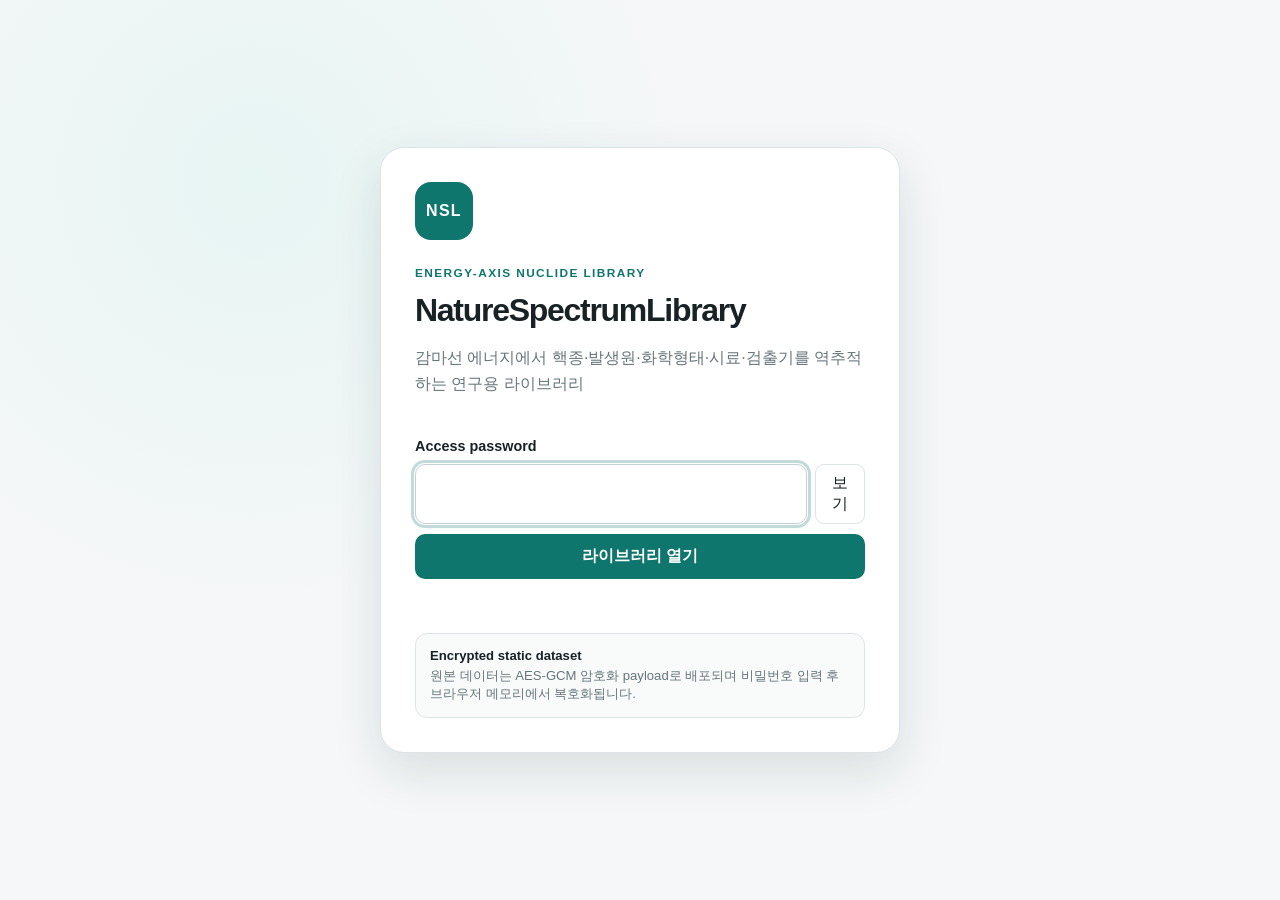
<file: site/index.html>
<!doctype html>
<html lang="ko" data-theme="light">
<head>
  <meta charset="utf-8">
  <meta name="viewport" content="width=device-width,initial-scale=1,viewport-fit=cover">
  <meta name="color-scheme" content="light dark">
  <meta name="theme-color" content="#0f766e">
  <meta name="description" content="NatureSpectrumLibrary — Energy-axis gamma nuclide library explorer">
  <title>NatureSpectrumLibrary</title>
  <link rel="manifest" href="./manifest.webmanifest">
  <link rel="stylesheet" href="./assets/css/styles.css?v=1.3.0">
</head>
<body>
  <div id="lockScreen" class="lock-screen">
    <div class="lock-card" role="dialog" aria-labelledby="lockTitle">
      <div class="brand-mark" aria-hidden="true">NSL</div>
      <div>
        <p class="eyebrow">ENERGY-AXIS NUCLIDE LIBRARY</p>
        <h1 id="lockTitle">NatureSpectrumLibrary</h1>
        <p class="muted">감마선 에너지에서 핵종·발생원·화학형태·시료·검출기를 역추적하는 연구용 라이브러리</p>
      </div>
      <form id="unlockForm" class="unlock-form">
        <label for="passwordInput">Access password</label>
        <div class="password-row">
          <input id="passwordInput" type="password" autocomplete="current-password" spellcheck="false" required autofocus>
          <button id="togglePassword" class="icon-button" type="button" aria-label="비밀번호 표시 전환">보기</button>
        </div>
        <button id="unlockButton" class="primary-button" type="submit">라이브러리 열기</button>
        <p id="unlockStatus" class="status-text" aria-live="polite"></p>
      </form>
      <div class="security-note">
        <strong>Encrypted static dataset</strong>
        <span>원본 데이터는 AES-GCM 암호화 payload로 배포되며 비밀번호 입력 후 브라우저 메모리에서 복호화됩니다.</span>
      </div>
    </div>
  </div>

  <div id="appShell" class="app-shell" hidden>
    <aside id="sidebar" class="sidebar" aria-label="주 메뉴">
      <div class="sidebar-brand">
        <div class="brand-mark small">NSL</div>
        <div><strong>NatureSpectrumLibrary</strong><span>Research workspace</span></div>
      </div>
      <nav class="nav-list" id="navList">
        <button data-view="overview" class="nav-item active"><span>01</span>Overview</button>
        <button data-view="energy" class="nav-item"><span>02</span>Energy Finder</button>
        <button data-view="nuclides" class="nav-item"><span>03</span>Nuclide Library</button>
        <button data-view="detectors" class="nav-item"><span>04</span>Detector Lab</button>
        <button data-view="bands" class="nav-item"><span>05</span>Energy Bands</button>
        <button data-view="origins" class="nav-item"><span>06</span>Origins</button>
        <button data-view="chemistry" class="nav-item"><span>07</span>Chemical Forms</button>
        <button data-view="samples" class="nav-item"><span>08</span>Sample Matrix</button>
        <button data-view="matrix" class="nav-item"><span>09</span>Integration Matrix</button>
        <button data-view="halflife" class="nav-item"><span>10</span>Half-life Lab</button>
        <button data-view="decay" class="nav-item"><span>11</span>Decay Lab</button>
        <button data-view="references" class="nav-item"><span>12</span>References</button>
        <button data-view="workbook" class="nav-item"><span>13</span>Workbook Browser</button>
      </nav>
      <div class="sidebar-footer">
        <button id="lockButton" class="text-button">Lock session</button>
        <span id="datasetStamp">Dataset loaded</span>
      </div>
    </aside>

    <div class="workspace">
      <header class="topbar">
        <button id="menuButton" class="icon-button mobile-only" aria-label="메뉴 열기">Menu</button>
        <div class="global-search-wrap">
          <input id="globalSearch" type="search" placeholder="핵종, 에너지, 발생원, 시료 검색…" aria-label="전역 검색">
          <kbd>Ctrl K</kbd>
        </div>
        <div class="topbar-actions">
          <button id="themeButton" class="icon-button" aria-label="테마 전환">Theme</button>
          <button id="helpButton" class="icon-button" aria-label="사용 도움말">Help</button>
        </div>
      </header>
      <main id="main" class="main" tabindex="-1"></main>
    </div>
  </div>

  <div id="drawerBackdrop" class="drawer-backdrop" hidden></div>
  <aside id="detailDrawer" class="detail-drawer" aria-label="상세 정보" hidden>
    <div class="drawer-head"><strong id="drawerTitle">Detail</strong><button id="drawerClose" class="icon-button">Close</button></div>
    <div id="drawerBody" class="drawer-body"></div>
  </aside>
  <div id="toast" class="toast" role="status" aria-live="polite"></div>

  <script type="module" src="./assets/js/app.js?v=1.3.0"></script>
</body>
</html>
</file>
<file: site/assets/css/styles.css>
:root {
  --bg:#f5f7f8; --panel:#ffffff; --panel-2:#f9fbfb; --text:#182124; --muted:#66757a;
  --border:#dce4e6; --border-strong:#c5d0d3; --accent:#0f766e; --accent-2:#115e59; --accent-soft:#e7f5f3;
  --info:#2563eb; --warn:#b45309; --danger:#b42318; --success:#147d64; --shadow:0 18px 50px rgba(26,46,54,.12);
  --sidebar:#eef3f4; --chip:#edf2f3; --table-head:#f3f7f7; --radius:14px; --radius-sm:9px;
  --mono:"SFMono-Regular",Consolas,"Liberation Mono",Menlo,monospace;
  --sans:Inter,ui-sans-serif,-apple-system,BlinkMacSystemFont,"Segoe UI",Roboto,"Noto Sans KR","Apple SD Gothic Neo",Arial,sans-serif;
}
html[data-theme="dark"] {
  --bg:#111719; --panel:#182124; --panel-2:#141c1f; --text:#e8eff0; --muted:#9aabad;
  --border:#2b393d; --border-strong:#3b4b4f; --accent:#57c8bb; --accent-2:#7ad9cf; --accent-soft:#183c39;
  --info:#7fa8ff; --warn:#f5b45a; --danger:#ff8b80; --success:#71d5bd; --shadow:0 20px 60px rgba(0,0,0,.34);
  --sidebar:#131b1e; --chip:#243034; --table-head:#202b2f;
}
*{box-sizing:border-box} html,body{margin:0;min-height:100%;background:var(--bg);color:var(--text);font-family:var(--sans)}
button,input,select{font:inherit} button{color:inherit} a{color:var(--accent);text-decoration:none} a:hover{text-decoration:underline}
[hidden]{display:none!important}.muted{color:var(--muted)} .eyebrow{margin:0 0 8px;color:var(--accent);font-weight:800;letter-spacing:.12em;font-size:.74rem}
.lock-screen{min-height:100vh;display:grid;place-items:center;padding:28px;background:radial-gradient(circle at 20% 20%,var(--accent-soft),transparent 34%),var(--bg)}
.lock-card{width:min(520px,100%);background:var(--panel);border:1px solid var(--border);border-radius:24px;padding:34px;box-shadow:var(--shadow);display:grid;gap:24px}
.brand-mark{width:58px;height:58px;border-radius:16px;background:var(--accent);color:white;display:grid;place-items:center;font-weight:900;letter-spacing:.08em}.brand-mark.small{width:38px;height:38px;border-radius:11px;font-size:.75rem}
.lock-card h1{font-size:2rem;letter-spacing:-.04em;margin:0 0 8px}.lock-card p{line-height:1.65}.unlock-form{display:grid;gap:10px}.unlock-form label{font-weight:700;font-size:.9rem}
.password-row{display:flex;gap:8px}.password-row input,.field input,.field select,.toolbar input,.toolbar select,.global-search-wrap input{width:100%;border:1px solid var(--border-strong);background:var(--panel);color:var(--text);border-radius:10px;padding:11px 12px;outline:none}
input:focus,select:focus,button:focus-visible{outline:3px solid color-mix(in srgb,var(--accent) 26%,transparent);outline-offset:1px}
.primary-button{border:0;border-radius:10px;background:var(--accent);color:#fff;padding:12px 16px;font-weight:800;cursor:pointer}.primary-button:hover{background:var(--accent-2)}
.icon-button,.text-button{border:1px solid var(--border);background:var(--panel);border-radius:9px;padding:8px 10px;cursor:pointer}.text-button{width:100%;text-align:left}
.status-text{min-height:20px;margin:0;font-size:.86rem;color:var(--danger)}.security-note{padding:14px;border-radius:12px;background:var(--panel-2);border:1px solid var(--border);display:grid;gap:4px;font-size:.82rem;color:var(--muted)}.security-note strong{color:var(--text)}
.app-shell{min-height:100vh;display:grid;grid-template-columns:248px minmax(0,1fr)}.sidebar{position:sticky;top:0;height:100vh;background:var(--sidebar);border-right:1px solid var(--border);padding:18px 14px;display:flex;flex-direction:column;z-index:20}.sidebar-brand{display:flex;gap:11px;align-items:center;padding:4px 7px 18px}.sidebar-brand>div:last-child{display:grid;gap:2px}.sidebar-brand strong{font-size:.94rem}.sidebar-brand span{font-size:.72rem;color:var(--muted)}
.nav-list{display:grid;gap:3px;overflow:auto}.nav-item{display:flex;align-items:center;gap:10px;border:0;background:transparent;border-radius:9px;padding:9px 10px;text-align:left;cursor:pointer;color:var(--muted);font-weight:650}.nav-item span{font-family:var(--mono);font-size:.69rem;opacity:.7;width:22px}.nav-item:hover{background:var(--panel);color:var(--text)}.nav-item.active{background:var(--panel);color:var(--accent);box-shadow:0 1px 0 var(--border)}
.sidebar-footer{margin-top:auto;padding:12px 7px 0;display:grid;gap:8px;font-size:.72rem;color:var(--muted)}.workspace{min-width:0}.topbar{height:64px;position:sticky;top:0;z-index:15;background:color-mix(in srgb,var(--bg) 88%,transparent);backdrop-filter:blur(14px);border-bottom:1px solid var(--border);display:flex;align-items:center;gap:12px;padding:10px 22px}.global-search-wrap{max-width:700px;flex:1;position:relative}.global-search-wrap input{padding-right:76px;background:var(--panel)}.global-search-wrap kbd{position:absolute;right:9px;top:50%;transform:translateY(-50%);border:1px solid var(--border);border-bottom-width:2px;border-radius:6px;padding:3px 6px;font-size:.68rem;color:var(--muted);background:var(--panel-2)}.topbar-actions{margin-left:auto;display:flex;gap:8px}.main{padding:28px;max-width:1600px;width:100%;margin:0 auto}.page-head{display:flex;justify-content:space-between;gap:20px;align-items:flex-start;margin-bottom:22px}.page-head h1{margin:0;font-size:1.8rem;letter-spacing:-.035em}.page-head p{margin:7px 0 0;color:var(--muted);max-width:920px;line-height:1.65}.page-actions{display:flex;gap:8px;flex-wrap:wrap}
.kpi-grid{display:grid;grid-template-columns:repeat(6,minmax(120px,1fr));gap:12px;margin:18px 0 24px}.kpi-card,.card{background:var(--panel);border:1px solid var(--border);border-radius:var(--radius);box-shadow:0 1px 0 rgba(0,0,0,.02)}.kpi-card{padding:17px}.kpi-card span{display:block;font-size:.74rem;color:var(--muted);margin-bottom:8px}.kpi-card strong{font-size:1.45rem;font-variant-numeric:tabular-nums}.card{padding:18px}.card h2,.card h3{margin-top:0}.grid-2{display:grid;grid-template-columns:repeat(2,minmax(0,1fr));gap:16px}.grid-3{display:grid;grid-template-columns:repeat(3,minmax(0,1fr));gap:16px}.flow{display:flex;align-items:center;gap:8px;flex-wrap:wrap}.flow-step{padding:9px 12px;border:1px solid var(--border);border-radius:999px;background:var(--panel-2);font-weight:700;font-size:.84rem}.flow-arrow{color:var(--muted)}
.notice{border-left:3px solid var(--accent);padding:12px 14px;background:var(--accent-soft);border-radius:0 9px 9px 0;line-height:1.6;font-size:.88rem}.notice.warn{border-left-color:var(--warn);background:color-mix(in srgb,var(--warn) 11%,var(--panel))}.notice.danger{border-left-color:var(--danger);background:color-mix(in srgb,var(--danger) 9%,var(--panel))}.section-title{display:flex;justify-content:space-between;align-items:center;gap:12px;margin:28px 0 12px}.section-title h2{margin:0;font-size:1.1rem}.section-title p{margin:0;color:var(--muted);font-size:.82rem}
.toolbar{display:flex;gap:9px;flex-wrap:wrap;align-items:center;margin-bottom:12px}.toolbar>*{min-width:130px}.toolbar .grow{flex:1;min-width:220px}.field-grid{display:grid;grid-template-columns:repeat(4,minmax(0,1fr));gap:12px}.field{display:grid;gap:6px}.field label{font-size:.78rem;color:var(--muted);font-weight:700}.field small{color:var(--muted)}
.table-wrap{width:100%;overflow:auto;border:1px solid var(--border);border-radius:12px;background:var(--panel)}table{border-collapse:separate;border-spacing:0;width:100%;font-size:.82rem}th{position:sticky;top:0;background:var(--table-head);z-index:1;color:var(--muted);font-size:.72rem;text-transform:none;letter-spacing:.01em}th,td{padding:10px 11px;border-bottom:1px solid var(--border);vertical-align:top;text-align:left;white-space:normal;line-height:1.45}tbody tr:last-child td{border-bottom:0}tbody tr.clickable{cursor:pointer}tbody tr.clickable:hover{background:var(--accent-soft)}td.numeric{font-family:var(--mono);font-variant-numeric:tabular-nums;white-space:nowrap}.nowrap{white-space:nowrap}.cell-muted{color:var(--muted)}
.badge{display:inline-flex;align-items:center;border:1px solid var(--border);background:var(--chip);border-radius:999px;padding:3px 7px;font-size:.7rem;font-weight:750;white-space:nowrap}.badge.good{color:var(--success);border-color:color-mix(in srgb,var(--success) 30%,var(--border))}.badge.warn{color:var(--warn)}.badge.bad{color:var(--danger)}.badge.info{color:var(--info)}.badge.accent{color:var(--accent)}
.energy-axis{position:relative;height:78px;margin:14px 0 4px;border-radius:12px;background:linear-gradient(90deg,color-mix(in srgb,var(--accent) 12%,var(--panel)),var(--panel));border:1px solid var(--border);overflow:hidden}.axis-line{position:absolute;left:3%;right:3%;top:42px;height:1px;background:var(--border-strong)}.axis-tick{position:absolute;top:35px;width:1px;height:14px;background:var(--border-strong)}.axis-label{position:absolute;top:52px;transform:translateX(-50%);font-size:.66rem;color:var(--muted)}.axis-marker{position:absolute;top:15px;transform:translateX(-50%);width:8px;height:26px;border-radius:4px;background:var(--accent)}
.result-list{display:grid;gap:8px}.result-row{display:grid;grid-template-columns:74px 95px minmax(110px,1fr) 1.3fr 1fr;gap:10px;align-items:center;border:1px solid var(--border);border-radius:11px;padding:10px 12px;background:var(--panel);cursor:pointer}.result-row:hover{border-color:var(--border-strong);background:var(--accent-soft)}.result-row .delta,.result-row .energy{font-family:var(--mono);font-variant-numeric:tabular-nums}.result-row .nuclide{font-weight:850}.pagination{display:flex;justify-content:space-between;align-items:center;margin-top:12px;color:var(--muted);font-size:.8rem}.pagination .buttons{display:flex;gap:8px}
.form-card{display:grid;gap:14px}.calc-output{padding:16px;border:1px dashed var(--border-strong);border-radius:12px;background:var(--panel-2)}.calc-output strong{font-size:1.4rem;font-family:var(--mono)}.meter{height:8px;border-radius:999px;background:var(--chip);overflow:hidden}.meter>span{display:block;height:100%;background:var(--accent)}
.cards-list{display:grid;gap:10px}.info-card{padding:15px;border:1px solid var(--border);border-radius:12px;background:var(--panel)}.info-card header{display:flex;justify-content:space-between;gap:12px;align-items:flex-start}.info-card h3{margin:0 0 5px;font-size:.98rem}.info-card p{margin:7px 0 0;line-height:1.55;color:var(--muted);font-size:.83rem}.kv{display:grid;grid-template-columns:150px 1fr;gap:8px 14px;margin:0}.kv dt{color:var(--muted);font-size:.75rem}.kv dd{margin:0;line-height:1.5}.mono{font-family:var(--mono);font-variant-numeric:tabular-nums}.favorite{color:#b7791f;font-weight:900}
.detail-drawer{position:fixed;right:0;top:0;bottom:0;width:min(580px,94vw);background:var(--panel);border-left:1px solid var(--border);box-shadow:var(--shadow);z-index:50;display:flex;flex-direction:column}.drawer-backdrop{position:fixed;inset:0;background:rgba(0,0,0,.34);z-index:45}.drawer-head{display:flex;justify-content:space-between;align-items:center;padding:16px 18px;border-bottom:1px solid var(--border)}.drawer-body{padding:18px;overflow:auto}.drawer-body h3{margin:22px 0 9px}.drawer-body .table-wrap{max-height:300px}.toast{position:fixed;right:20px;bottom:20px;background:var(--text);color:var(--panel);padding:10px 14px;border-radius:9px;box-shadow:var(--shadow);opacity:0;transform:translateY(8px);pointer-events:none;transition:.18s;z-index:80;font-size:.82rem}.toast.show{opacity:1;transform:translateY(0)}
.search-overlay{display:grid;gap:10px}.search-hit{padding:12px;border:1px solid var(--border);border-radius:10px;cursor:pointer}.search-hit:hover{background:var(--accent-soft)}.search-hit strong{display:block}.search-hit span{font-size:.78rem;color:var(--muted)}
.mobile-only{display:none}.sheet-tabs{display:flex;gap:6px;overflow:auto;padding-bottom:4px}.sheet-tab{flex:0 0 auto}.raw-grid td,.raw-grid th{min-width:100px;max-width:360px}.raw-grid td:first-child,.raw-grid th:first-child{position:sticky;left:0;background:var(--table-head);z-index:2;min-width:52px;color:var(--muted);font-family:var(--mono)}
@media(max-width:1120px){.kpi-grid{grid-template-columns:repeat(3,1fr)}.field-grid{grid-template-columns:repeat(2,1fr)}.grid-3{grid-template-columns:1fr 1fr}.result-row{grid-template-columns:70px 90px 1fr 1fr}.result-row>div:last-child{display:none}}
@media(max-width:820px){.app-shell{grid-template-columns:1fr}.sidebar{position:fixed;left:-270px;width:260px;transition:left .2s;box-shadow:var(--shadow)}.sidebar.open{left:0}.mobile-only{display:inline-flex}.topbar{padding:10px 12px}.main{padding:20px 14px}.grid-2,.grid-3{grid-template-columns:1fr}.kpi-grid{grid-template-columns:repeat(2,1fr)}.field-grid{grid-template-columns:1fr}.global-search-wrap kbd{display:none}.global-search-wrap input{padding-right:12px}.page-head{display:block}.page-actions{margin-top:12px}.result-row{grid-template-columns:70px 88px 1fr}.result-row>div:nth-last-child(-n+2){display:none}.kv{grid-template-columns:1fr}.kv dd{margin-bottom:8px}}
@media(max-width:480px){.lock-card{padding:24px 20px}.lock-card h1{font-size:1.55rem}.kpi-grid{grid-template-columns:1fr 1fr}.kpi-card strong{font-size:1.2rem}.topbar-actions .icon-button{padding:8px}.main{padding:18px 10px}.card{padding:14px}}
@media(prefers-reduced-motion:reduce){*{scroll-behavior:auto!important;transition:none!important}}

.sheet-tab.active{background:var(--accent-soft);color:var(--accent);border-color:color-mix(in srgb,var(--accent) 35%,var(--border))}

/* Decay Lab */
.decay-top-grid{align-items:start}.decay-control-grid{grid-template-columns:repeat(2,minmax(0,1fr))}.decay-filter-panel{display:grid;gap:10px;padding:12px;border:1px solid var(--border);border-radius:12px;background:var(--panel-2)}.decay-filter-title{display:flex;align-items:baseline;justify-content:space-between;gap:12px}.decay-filter-title strong{font-size:.82rem;letter-spacing:.02em}.decay-filter-title small{font-size:.68rem;color:var(--muted);text-align:right}.decay-filter-chips{display:flex;flex-wrap:wrap;gap:7px}.decay-filter-chip{display:inline-flex;align-items:center;gap:6px;min-height:32px;border:1px solid var(--border-strong);border-radius:999px;background:var(--panel);color:var(--text);padding:6px 10px;font:inherit;font-size:.74rem;cursor:pointer;transition:border-color .15s ease,background .15s ease,transform .15s ease}.decay-filter-chip:hover{border-color:var(--accent);transform:translateY(-1px)}.decay-filter-chip.active{background:var(--accent-soft);border-color:var(--accent);color:var(--accent);font-weight:750}.decay-filter-chip span{display:inline-grid;place-items:center;min-width:20px;height:20px;padding:0 5px;border-radius:999px;background:var(--chip);color:var(--muted);font-size:.65rem;font-family:var(--mono)}.decay-filter-chip.active span{color:inherit}.decay-filter-chip small{font-size:.62rem;color:var(--muted)}.decay-filter-actions{display:flex;align-items:center;gap:8px;flex-wrap:wrap;padding-top:2px}.decay-filter-actions .muted{margin-left:auto;font-size:.7rem;font-family:var(--mono)}.nuclide-picker{max-height:360px;overflow:auto;border:1px solid var(--border);border-radius:12px;background:var(--panel-2);padding:6px}.nuclide-option{display:flex;align-items:flex-start;gap:9px;padding:9px 10px;border-radius:9px;cursor:pointer}.nuclide-option:hover{background:var(--accent-soft)}.nuclide-option input{margin-top:3px}.nuclide-option span{display:grid;gap:2px}.nuclide-option strong{font-size:.86rem}.nuclide-option small{font-size:.72rem;color:var(--muted);line-height:1.35}.compact-input{width:112px;max-width:100%;border:1px solid var(--border-strong);background:var(--panel);color:var(--text);border-radius:8px;padding:7px 8px;font-family:var(--mono)}.compact-button{padding:6px 8px;font-size:.74rem}.decay-color-dot{display:inline-block;width:10px;height:10px;border-radius:999px;background:var(--series);margin-right:8px;box-shadow:0 0 0 2px color-mix(in srgb,var(--series) 20%,transparent)}
.decay-chart-card{padding-bottom:14px}.decay-chart-head{display:flex;justify-content:space-between;gap:18px;align-items:flex-start}.decay-chart-head h2{margin-bottom:4px}.decay-chart-head p{margin:0}.decay-legend{display:flex;gap:6px;flex-wrap:wrap;justify-content:flex-end}.legend-item{display:inline-flex;align-items:center;gap:6px;border:1px solid var(--border);background:var(--panel-2);border-radius:999px;padding:6px 9px;cursor:pointer;font-size:.74rem}.legend-item span{width:18px;height:3px;background:var(--series);border-radius:3px}.legend-item.off{opacity:.45;text-decoration:line-through}.decay-chart{margin-top:12px;min-height:460px;border:1px solid var(--border);border-radius:12px;background:var(--panel-2);overflow:hidden;display:grid;place-items:center}.decay-svg{display:block;width:100%;height:auto;min-height:440px}.decay-plot-bg{fill:var(--panel)}.decay-grid{stroke:var(--border);stroke-width:1}.decay-axis{stroke:var(--border-strong);stroke-width:1.2}.decay-tick{fill:var(--muted);font-family:var(--mono);font-size:12px}.decay-axis-title{fill:var(--text);font-size:13px;font-weight:700}.decay-hover{pointer-events:all}.decay-empty{color:var(--muted);padding:70px 24px;text-align:center}.decay-selected-table td{vertical-align:middle}.decay-selected-table th:nth-child(1),.decay-selected-table td:nth-child(1){text-align:center;width:60px}
@media(max-width:1120px){.decay-control-grid{grid-template-columns:repeat(2,minmax(0,1fr))}.decay-chart-head{display:block}.decay-legend{justify-content:flex-start;margin-top:12px}}
@media(max-width:820px){.decay-control-grid{grid-template-columns:1fr}.decay-filter-title{display:grid;gap:3px}.decay-filter-title small{text-align:left}.decay-filter-actions .muted{width:100%;margin-left:0}.decay-chart{min-height:360px}.decay-svg{min-height:340px}.compact-input{width:96px}}
</file>
